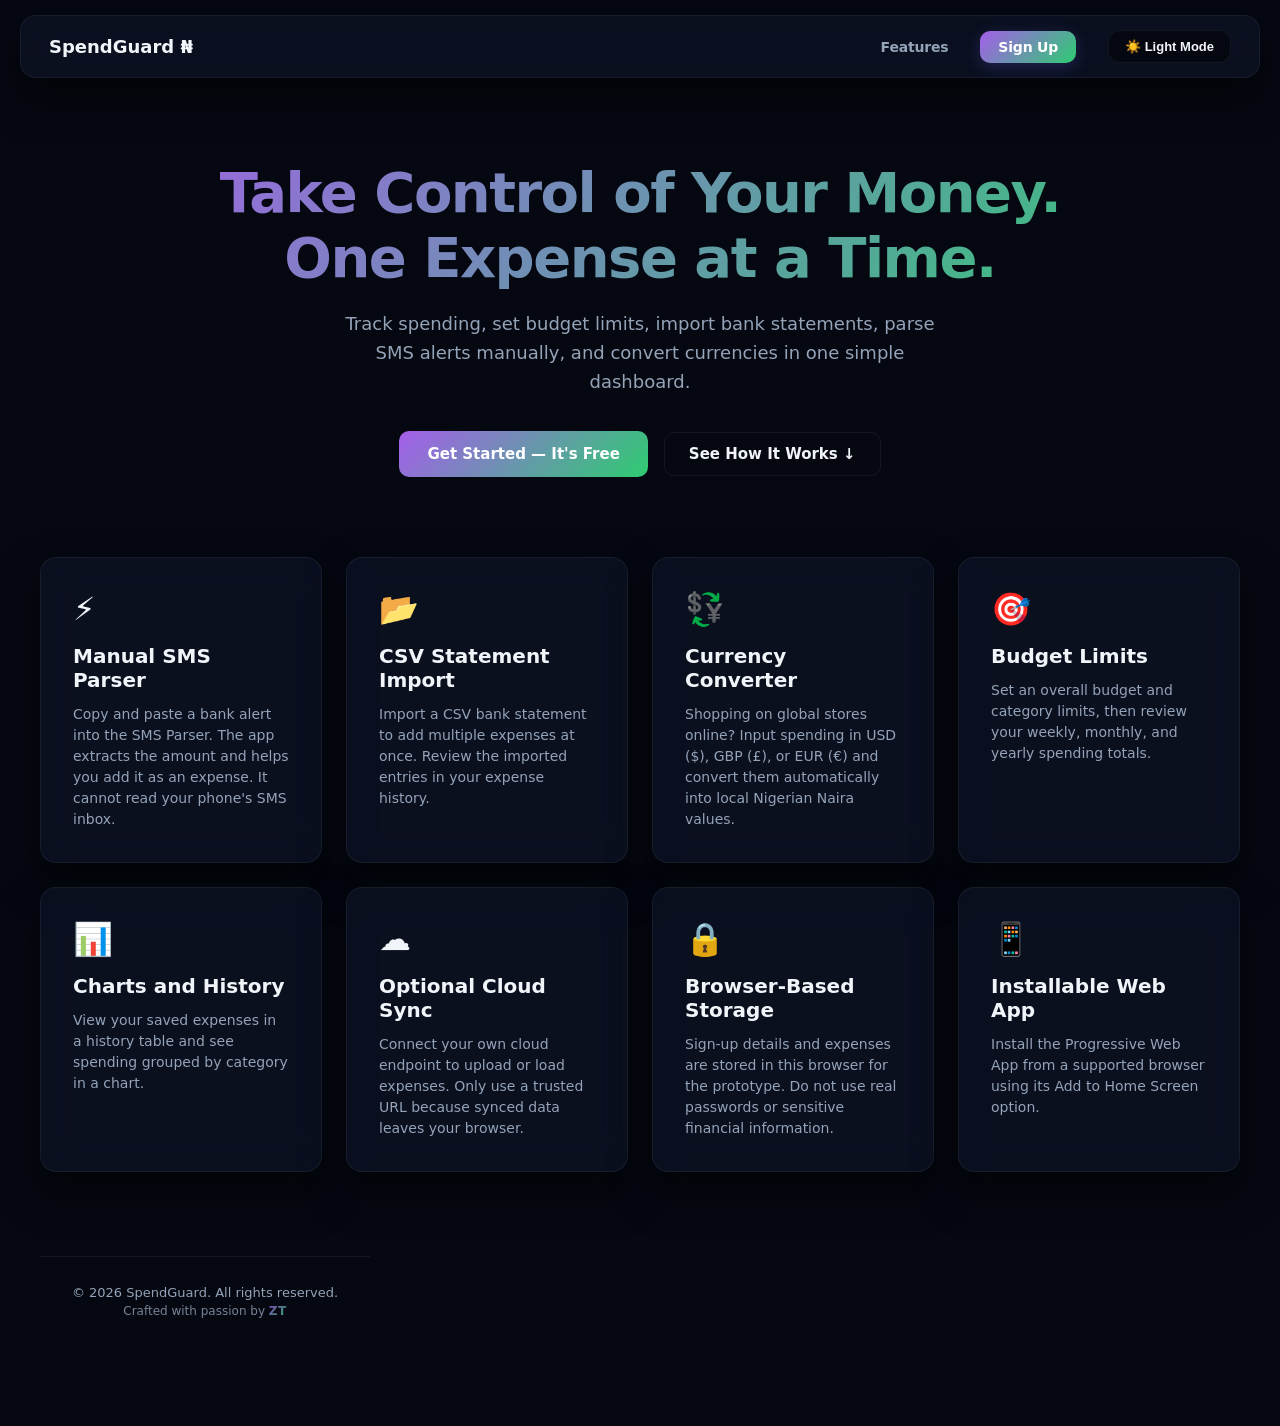
<file: index.html>
<!DOCTYPE html>
<html lang="en" data-theme="dark">
<head>
    <meta charset="UTF-8">
    <meta name="viewport" content="width=device-width, initial-scale=1.0">
    <title>SpendGuard - Smart Automated Expense Tracker</title>
    <!-- 📊 This replaces the default world icon with a premium shield-finance logo icon -->


    <!-- Link to your shared premium style file -->
    <link rel="stylesheet" href="styletwo.css">
    <link rel="icon" type="image/png" href="service.png">
    
    <!-- Inline page layout overrides to keep index clean -->
    <style>
        /* --- Premium Hero & Grid Typography Formatting Layouts --- */
        .hero-section {
            max-width: 1200px;
            margin: 160px auto 80px auto;
            padding: 0 24px;
            text-align: center;
        }

        .gradient-text {
            font-size: 56px;
            font-weight: 800;
            letter-spacing: -1.5px;
            margin-bottom: 20px;
            background: var(--accent-glow);
            -webkit-background-clip: text;
            -webkit-text-fill-color: transparent;
        }

        .hero-subtitle {
            font-size: 18px;
            line-height: 1.6;
            color: var(--text-muted);
            max-width: 600px;
            margin: 0 auto 35px auto;
        }

        .cta-container {
            display: flex;
            gap: 16px;
            justify-content: center;
            align-items: center;
            margin-bottom: 80px;
        }

        .btn-secondary {
            background: transparent;
            border: 1px solid var(--border-color);
            color: var(--text-color);
            padding: 12px 24px;
            border-radius: 10px;
            font-size: 15px;
            font-weight: 600;
            text-decoration: none;
            transition: all 0.25s;
        }

        .btn-secondary:hover {
            background: var(--border-color);
            transform: translateY(-2px);
        }

        /* --- Feature Highlights Columns Grid --- */
        .features-grid {
            display: grid;
            grid-template-columns: repeat(auto-fit, minmax(280px, 1fr));
            gap: 24px;
            max-width: 1200px;
            margin: 0 auto 60px auto;
            padding: 0 24px;
        }

        .feature-card {
            background: var(--card-bg);
            border: 1px solid var(--border-color);
            padding: 32px;
            border-radius: 16px;
            backdrop-filter: var(--glass-blur);
            box-shadow: var(--shadow-preset);
            transition: transform 0.3s ease, border-color 0.3s ease;
             cursor: pointer;

        }

        .feature-card:hover {
            transform: translateY(-4px);
            border-color: var(--nav-hover);
        }

        .feature-card h3 {
            font-size: 20px;
            margin: 0 0 12px 0;
            color: var(--text-color);
        }

        .feature-card p {
            font-size: 14px;
            line-height: 1.5;
            color: var(--text-muted);
            margin: 0;
        }

        .icon-box {
            font-size: 32px;
            margin-bottom: 16px;
            display: inline-block;
        }

        /* --- Responsive Squish Adaptations --- */
        @media screen and (max-width: 768px) {
            .hero-section { margin-top: 120px; }
            .gradient-text { font-size: 36px; }
            .hero-subtitle { font-size: 15px; }
            .cta-container { flex-direction: column; width: 100%; }
            .btn-secondary { width: 100%; text-align: center; }
        }
      /* -------------------------------------------------------------
   🔒 PREMIUM MASTER FOOTER DESIGN SYSTEM
   ------------------------------------------------------------- */
.app-footer {
    width: 100%;
    max-width: 1200px;
    margin: 60px auto 20px auto;
    padding: 24px;
    text-align: center;
    border-top: 1px solid var(--border-color); /* Elegant thin dividing line */
    transition: all 0.3s ease;
}

.app-footer p {
    font-size: 13px;
    color: var(--text-muted);
    margin: 4px 0;
    font-weight: 500;
}

.app-footer .credits {
    font-size: 12px;
    opacity: 0.8;
}

/* Make your signature tag glow with your luxury theme colors! */
.author-tag {
    font-weight: 700;
    letter-spacing: 0.5px;
    background: var(--accent-glow);
    -webkit-background-clip: text;
    -webkit-text-fill-color: transparent;
    display: inline-block;
}
  
    </style>
</head>
<body>

    <!-- 🌐 Floating Apple-Style Navbar Area -->
    <header class="hero">
        <nav>
            <ul>
                <li style="margin-right: auto; font-weight: 800; font-size: 18px; color: var(--text-color)">SpendGuard ₦</li>
                <li><a href="#features">Features</a></li>
                <li><a href="signup.html">Sign Up</a></li>
                <li><button id="themeToggleBtn" class="theme-toggle-btn">☀️ Light Mode</button></li>
            </ul>
        </nav>
    </header>

    <!-- 🚀 Main Center Stage Hero Intro Block -->
    <section class="hero-section">
        <h1 class="gradient-text">Take Control of Your Money.<br>One Expense at a Time.</h1>
        <p class="hero-subtitle">
            Track spending, set budget limits, import bank statements, parse SMS alerts manually, and convert currencies in one simple dashboard.
        </p>
        
        <div class="cta-container">
            <!-- Simulated Sign up anchor trigger link -->
            <a href="signup.html " class="btn-secondary" style="background: var(--accent-glow); color: #fff !important; border: none; padding: 14px 28px;">Get Started — It's Free</a>
            <a href="#features" class="btn-secondary">See How It Works ↓</a>
        </div>
    </section>

    <!-- ⚡ Smart Feature Highlights Showcase Grid -->
    <section id="features" class="features-grid">
        
        <div class="feature-card">
            <div class="icon-box">⚡</div>
            <h3>Manual SMS Parser</h3>
            <p>Copy and paste a bank alert into the SMS Parser. The app extracts the amount and helps you add it as an expense. It cannot read your phone's SMS inbox.</p>
        </div>

        <div class="feature-box feature-card" style="margin: 0; background: var(--card-bg);">
            <div class="icon-box">📂</div>
            <h3>CSV Statement Import</h3>
            <p>Import a CSV bank statement to add multiple expenses at once. Review the imported entries in your expense history.</p>
        </div>

        <div class="feature-card">
            <div class="icon-box">💱</div>
            <h3>Currency Converter</h3>
            <p>Shopping on global stores online? Input spending in USD ($), GBP (£), or EUR (€) and convert them automatically into local Nigerian Naira values.</p>
        </div>

        <div class="feature-card">
            <div class="icon-box">🎯</div>
            <h3>Budget Limits</h3>
            <p>Set an overall budget and category limits, then review your weekly, monthly, and yearly spending totals.</p>
        </div>

        <div class="feature-card">
            <div class="icon-box">📊</div>
            <h3>Charts and History</h3>
            <p>View your saved expenses in a history table and see spending grouped by category in a chart.</p>
        </div>

        <div class="feature-card">
            <div class="icon-box">☁️</div>
            <h3>Optional Cloud Sync</h3>
            <p>Connect your own cloud endpoint to upload or load expenses. Only use a trusted URL because synced data leaves your browser.</p>
        </div>

        <div class="feature-card">
            <div class="icon-box">🔒</div>
            <h3>Browser-Based Storage</h3>
            <p>Sign-up details and expenses are stored in this browser for the prototype. Do not use real passwords or sensitive financial information.</p>
        </div>

        <div class="feature-card">
            <div class="icon-box">📱</div>
            <h3>Installable Web App</h3>
            <p>Install the Progressive Web App from a supported browser using its Add to Home Screen option.</p>
        </div>
        <!-- 🔒 PREMIUM COPYRIGHT FOOTER -->
<footer class="app-footer">
    <p>© 2026 SpendGuard. All rights reserved.</p>
    <p class="credits">Crafted with passion by <span class="author-tag">ZT</span></p>
</footer>


    </section>

    <!-- 🧠 Script Logic Connecting Mode Switch Functionality -->
    <script>
        const themeToggleBtn = document.querySelector('#themeToggleBtn');

        // Load theme choices from browser cache parameters (Defaults to Dark Theme)
        const savedTheme = localStorage.getItem('websiteTheme') || 'dark';
        document.documentElement.setAttribute('data-theme', savedTheme);
        updateButtonLook(savedTheme);

        themeToggleBtn.addEventListener('click', function() {
            let currentTheme = document.documentElement.getAttribute('data-theme');
            let targetTheme = (currentTheme === 'dark') ? 'light' : 'dark';

            document.documentElement.setAttribute('data-theme', targetTheme);
            localStorage.setItem('websiteTheme', targetTheme);
            updateButtonLook(targetTheme);
        });

        function updateButtonLook(activeTheme) {
            if (activeTheme === 'light') {
                themeToggleBtn.innerText = "🌙 Dark Mode";
            } else {
                themeToggleBtn.innerText = "☀️ Light Mode";
            }
        }
    </script>
</body>
</html>
</file>
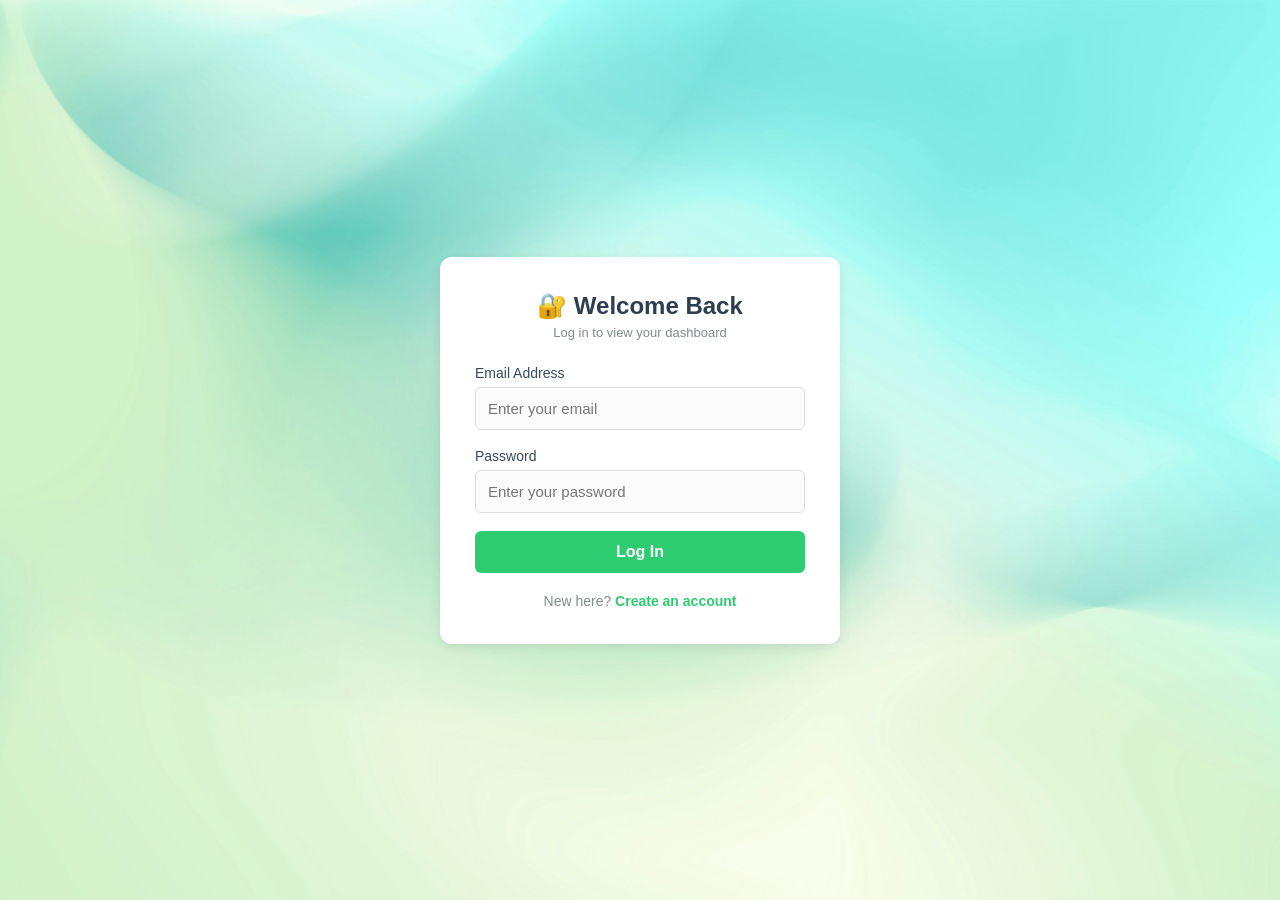
<file: login.html>
<!DOCTYPE html>
<html lang="en">
<head>
    <meta charset="UTF-8">
    <meta name="viewport" content="width=device-width, initial-scale=1.0">
    <title>Login - Expense Tracker</title>
    <link rel="stylesheet" href="style.css">
</head>
<body>
    <div class="form-container">
        <h2>🔐 Welcome Back</h2>
        <p class="subtitle">Log in to view your dashboard</p>
        
        <form id="loginForm">
            <div class="input-group">
                <label for="loginEmail">Email Address</label>
                <input type="email" id="loginEmail" required placeholder="Enter your email">
            </div>
            <div class="input-group">
                <label for="loginPassword">Password</label>
                <input type="password" id="loginPassword" required placeholder="Enter your password">
            </div>
            <button type="submit" class="btn">Log In</button>
        </form>
        <p class="footer-text">New here? <a href="signup.html">Create an account</a></p>
    </div>

    <script>
        document.querySelector('#loginForm').addEventListener('submit', function(e) {
            e.preventDefault();
            const email = document.querySelector('#loginEmail').value;
            const password = document.querySelector('#loginPassword').value;

            const storedUser = JSON.parse(localStorage.getItem('registeredUser'));

            if (storedUser && storedUser.email === email && storedUser.password === password) {
                localStorage.setItem('isLoggedIn', 'true');
                window.location.href = 'dashboard.html';
            } else {
                alert('Invalid email or password. Please try again!');
            }
        });
    </script>
</body>
</html>
</file>
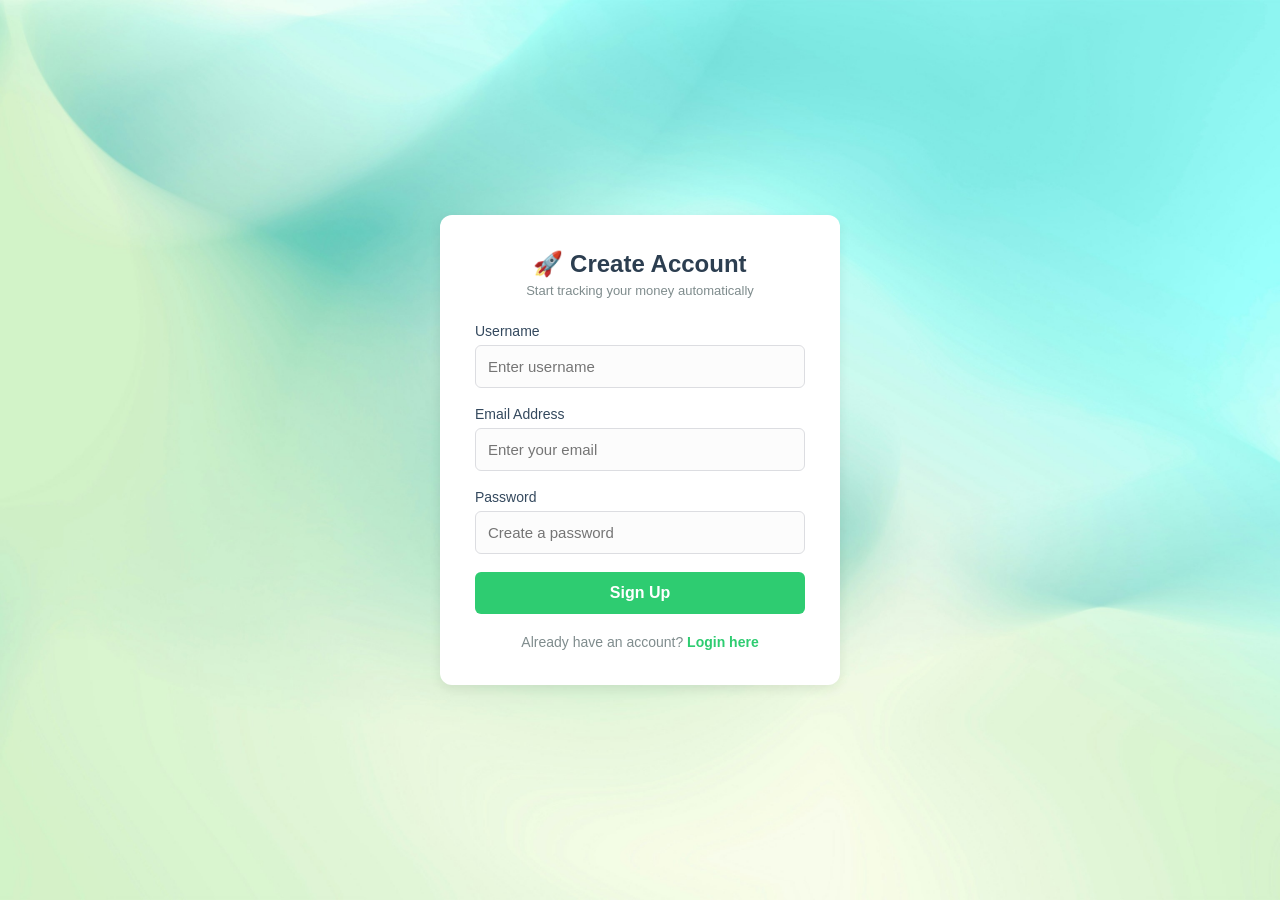
<file: signup.html>
<!DOCTYPE html>
<html lang="en">
<head>
    <meta charset="UTF-8">
    <meta name="viewport" content="width=device-width, initial-scale=1.0">
    <title>Create Account - Expense Tracker</title>
    <link rel="stylesheet" href="style.css">
</head>
<body>
    <div class="form-container">
        <h2>🚀 Create Account</h2>
        <p class="subtitle">Start tracking your money automatically</p>
        
        <form id="signupForm">
            <div class="input-group">
                <label for="username">Username</label>
                <input type="text" id="username" required placeholder="Enter username">
            </div>
            <div class="input-group">
                <label for="email">Email Address</label>
                <input type="email" id="email" required placeholder="Enter your email">
            </div>
            <div class="input-group">
                <label for="password">Password</label>
                <input type="password" id="password" required placeholder="Create a password">
            </div>
            <button type="submit" class="btn">Sign Up</button>
        </form>
        <p class="footer-text">Already have an account? <a href="login.html">Login here</a></p>
    </div>

    <script>
        document.querySelector('#signupForm').addEventListener('submit', function(e) {
            e.preventDefault();
            const username = document.querySelector('#username').value;
            const email = document.querySelector('#email').value;
            const password = document.querySelector('#password').value;

            const userData = { username, email, password };
            localStorage.setItem('registeredUser', JSON.stringify(userData));
            
            alert('Sign up successful! Welcome.');
            window.location.href = 'login.html';
        });
    </script>
</body>
</html>
</file>
<file: styletwo.css>
/* -------------------------------------------------------------
   🏆 POCKETGUARD PREMIUM DESIGN SYSTEM
   ------------------------------------------------------------- */

/* -------------------------------------------------------------
   🏆 POCKETGUARD PREMIUM DESIGN SYSTEM
   ------------------------------------------------------------- */

/* -------------------------------------------------------------
   🏆 POCKETGUARD PREMIUM DESIGN SYSTEM
   ------------------------------------------------------------- */

html {
    scroll-behavior: smooth;
    text-rendering: optimizeLegibility;
    -webkit-font-smoothing: antialiased;
}

/* 1. Dynamic Design Color Variable Tokens */
:root {
    /* ✨ Deep Cinematic Cyber Dark Palette (Baseline) */
    --bg-color: #050811;
    --text-color: #f1f5f9;
    --text-muted: #94a3b8;
    --nav-hover: #a55eea; 
    --accent-glow: linear-gradient(135deg, #a55eea 0%, #2ecc71 100%);
    --card-bg: rgba(15, 23, 42, 0.6);
    --border-color: rgba(255, 255, 255, 0.06);
    --glass-blur: blur(20px);
    --shadow-preset: 0 20px 40px rgba(0, 0, 0, 0.5);
    --btn-text: #ffffff;
}

[data-theme="light"] {
    /* ✨ UPGRADED: High-End Porcelain Light Palette */
    --bg-color: #f4f6fa;          /* Soft slate-tinted white (easier on the eyes) */
    --text-color: #0f172a;        /* Deep midnight navy instead of raw harsh black */
    --text-muted: #64748b;        /* Cool steel gray for description links */
    --nav-hover: #6c5ce7;         /* Premium cobalt purple accent */
    
    /* Luxury warm gradient mix for buttons & slide underlines */
    --accent-glow: linear-gradient(135deg, #6c5ce7 0%, #00b894 100%); 
    
    --card-bg: rgba(255, 255, 255, 0.75); /* Clean clear frosted-glass look */
    --border-color: rgba(15, 23, 42, 0.08); /* Soft crisp lines around cards */
    --glass-blur: blur(24px);              /* Enhanced backdrop diffusion */
    
    /* 3D soft elevation shadows used by top tech startups */
    --shadow-preset: 0 4px 6px -1px rgba(0, 0, 0, 0.05), 0 20px 25px -5px rgba(0, 0, 0, 0.05);
    --btn-text: #ffffff;
}

/* 2. Core Baseline Configurations */
body {
    background-color: var(--bg-color);
    color: var(--text-color);
    transition: background-color 0.4s cubic-bezier(0.4, 0, 0.2, 1), 
                color 0.4s cubic-bezier(0.4, 0, 0.2, 1);
    margin: 0;
    min-height: 100vh;
    font-family: 'Inter', system-ui, -apple-system, sans-serif;
    overflow-x: hidden;
}

/* 3. Sleek Floating Apple-Style Navbar */
header.hero {
    position: fixed;
    inset: 15px 20px auto 20px; 
    z-index: 100;
    padding: 14px 28px;
    background: var(--card-bg);
    border: 1px solid var(--border-color);
    border-radius: 16px;
    backdrop-filter: var(--glass-blur);
    -webkit-backdrop-filter: var(--glass-blur);
    box-shadow: var(--shadow-preset);
    transition: all 0.3s ease;
}

nav {
    max-width: 1200px;
    margin: 0 auto;
    width: 100%;
}

nav ul {
    display: flex;
    gap: 32px;
    justify-content: center;
    align-items: center;
    list-style: none;
    margin: 0;
    padding: 0;
}

/* 4. Hyper-Responsive Link Mechanics */
nav a {
    color: var(--text-muted);
    text-decoration: none;
    font-weight: 600;
    font-size: 14px;
    letter-spacing: -0.2px;
    position: relative;
    padding: 4px 0;
    transition: color 0.25s ease;
}

/* Luxury Animated Underline effect */
nav a::after {
    content: '';
    position: absolute;
    bottom: 0;
    left: 0;
    width: 100%;
    height: 2px;
    background: var(--accent-glow);
    border-radius: 2px;
    transform: scaleX(0);
    transform-origin: right;
    transition: transform 0.3s cubic-bezier(0.4, 0, 0.2, 1);
}

nav a:hover {
    color: var(--text-color);
}

nav a:hover::after {
    transform: scaleX(1);
    transform-origin: left;
}

/* Special styling for the active Sign Up CTA anchor link button */
nav li:nth-last-child(2) a {
    background: var(--accent-glow);
    color: var(--btn-text) !important;
    padding: 8px 18px;
    border-radius: 10px;
    box-shadow: 0 4px 15px rgba(108, 92, 231, 0.25);
    transition: all 0.25s ease;
}

nav li:nth-last-child(2) a:hover {
    transform: translateY(-2px);
    box-shadow: 0 8px 20px rgba(108, 92, 231, 0.4);
}

nav li:nth-last-child(2) a::after {
    display: none; 
}

/* Accessible outline ring focus states */
nav a:focus-visible, .theme-toggle-btn:focus-visible {
    outline: 2px solid var(--nav-hover);
    outline-offset: 4px;
    border-radius: 6px;
}

/* 5. Luxury Micro-Animated Theme Mode Button */
.theme-toggle-btn {
    background: var(--bg-color);
    border: 1px solid var(--border-color);
    color: var(--text-color);
    padding: 8px 16px;
    border-radius: 12px;
    cursor: pointer;
    font-size: 13px;
    font-weight: 600;
    display: flex;
    align-items: center;
    gap: 8px;
    transition: all 0.25s cubic-bezier(0.4, 0, 0.2, 1);
}

.theme-toggle-btn:hover {
    background: var(--text-color);
    color: var(--bg-color);
    border-color: transparent;
    transform: translateY(-1px);
    box-shadow: var(--shadow-preset);
}

.theme-toggle-btn:active {
    transform: translateY(1px);
}

/* 📱 6. FULLY RESPONSIVE MOBILE MEDIA QUERY SETUP */
@media screen and (max-width: 768px) {
    header.hero {
        inset: 10px 10px auto 10px;
        padding: 12px 16px;
        border-radius: 12px;
    }

    nav ul {
        gap: 16px;
        flex-wrap: wrap; 
    }

    nav a {
        font-size: 13px;
    }

    nav li:nth-last-child(2) a {
        padding: 6px 12px;
        border-radius: 8px;
    }

    .theme-toggle-btn {
        padding: 6px 12px;
        font-size: 12px;
    }
}
</file>
<file: style.css>
* {
    margin: 0;
    padding: 0;
    box-sizing: border-box;
    font-family: 'Segoe UI', sans-serif;
}

body {
    background-color: #f4f7f6;
    display: flex;
    justify-content: center;
    align-items: center;
    min-height: 100vh;
    padding: 20px;
}

/* Authentication Box Styling */
.form-container {
    background-color: white;
    padding: 35px;
    border-radius: 12px;
    box-shadow: 0 4px 12px rgba(0, 0, 0, 0.08);
    width: 100%;
    max-width: 400px;
}

h2 {
    color: #2c3e50;
    text-align: center;
    margin-bottom: 5px;
}

.subtitle {
    font-size: 13px;
    color: #7f8c8d;
    text-align: center;
    margin-bottom: 25px;
}

.input-group {
    margin-bottom: 18px;
}

label {
    display: block;
    margin-bottom: 6px;
    color: #34495e;
    font-size: 14px;
    font-weight: 500;
}

input, textarea {
    width: 100%;
    padding: 12px;
    border: 1px solid #dcdde1;
    border-radius: 6px;
    font-size: 15px;
    background-color: #fcfcfc;
}

input:focus, textarea:focus {
    border-color: #2ecc71;
    outline: none;
    background-color: #fff;
}

.btn {
    width: 100%;
    padding: 12px;
    background-color: #2ecc71;
    color: white;
    border: none;
    border-radius: 6px;
    font-size: 16px;
    font-weight: bold;
    cursor: pointer;
    transition: background 0.2s;
}

.btn:hover {
    background-color: #27ae60;
}

.footer-text {
    margin-top: 20px;
    text-align: center;
    font-size: 14px;
    color: #7f8c8d;
}

a {
    color: #2ecc71;
    text-decoration: none;
    font-weight: bold;
}

/* Dashboard Specific Layout Styles */
.dashboard-container {
    background-color: white;
    padding: 30px;
    border-radius: 12px;
    box-shadow: 0 4px 15px rgba(0, 0, 0, 0.05);
    width: 100%;
    max-width: 650px;
}

.dash-header {
    display: flex;
    justify-content: space-between;
    align-items: center;
    margin-bottom: 20px;
}

.logout-btn {
    padding: 8px 14px;
    background-color: #e74c3c;
    color: white;
    border: none;
    border-radius: 5px;
    cursor: pointer;
}

.balance-card {
    background-color: #2c3e50;
    color: white;
    padding: 25px;
    border-radius: 10px;
    text-align: center;
    margin-bottom: 25px;
}

.balance-card p {
    font-size: 36px;
    font-weight: bold;
    color: #2ecc71;
    margin-top: 5px;
}

.feature-box {
    background-color: #f8f9fa;
    border: 1px solid #e9ecef;
    padding: 20px;
    border-radius: 8px;
    margin-bottom: 20px;
}

.border-dash {
    border: 2px dashed #2ecc71;
}

.instructions {
    font-size: 13px;
    color: #7f8c8d;
    margin-bottom: 12px;
}

textarea {
    height: 75px;
    resize: none;
    margin-bottom: 12px;
}

.output-message {
    margin-top: 10px;
    font-weight: 600;
    font-size: 14px;
}

/* Data Table Presentation */
.history-box h3 {
    margin-bottom: 12px;
    color: #2c3e50;
}

table {
    width: 100%;
    border-collapse: collapse;
}

th, td {
    padding: 12px;
    text-align: left;
    border-bottom: 1px solid #edf2f7;
    font-size: 14px;
}

th {
    background-color: #f7fafc;
    color: #4a5568;
    font-weight: 600;
}
body {
    /* Set your Unsplash image as the background */
    background-image: url("plufow-le-studio-loq_SHCuEyg-unsplash.jpg");
    
    /* Make the image stretch to cover the entire laptop screen */
    background-size: cover;
    
    /* Center the background image perfectly */
    background-position: center;
    
    /* Stop the image from repeating like a tile grid pattern */
    background-repeat: no-repeat;
    
    /* Keep the background fixed in place if you scroll down */
    background-attachment: fixed;
    
    display: flex;
    justify-content: center;
    align-items: center;
    min-height: 100vh;
    padding: 20px;

}
.dashboard-container {
    /* This makes the white box slightly transparent so the background peeks through */
    background-color: rgba(255, 255, 255, 0.92); 
    padding: 30px;
    border-radius: 12px;
    box-shadow: 0 8px 32px rgba(0, 0, 0, 0.15);
    width: 100%;
    max-width: 650px;
}
@media screen and (max-width: 480px) {
    body {
        padding: 10px; 
    }

    .dashboard-container {
        padding: 15px; 
    }

    .dash-header {
        flex-direction: column; 
        gap: 10px;
        align-items: stretch; /* Stacks components cleanly on mobile */
    }

    /* ONLY make it wide when screen is smaller than a phone */
    .logout-btn {
        width: 100%; 
        text-align: center;
    }

    .balance-card p {
        font-size: 28px; 
    }
}

/* 💻 LAPTOP/DESKTOP FIX (Add this right below to keep it neat on big screens) */
@media screen and (min-width: 481px) {
    .logout-btn {
        width: auto; /* Keeps the button small and sized to its text on laptops */
        padding: 8px 16px;
    }
}
</file>
